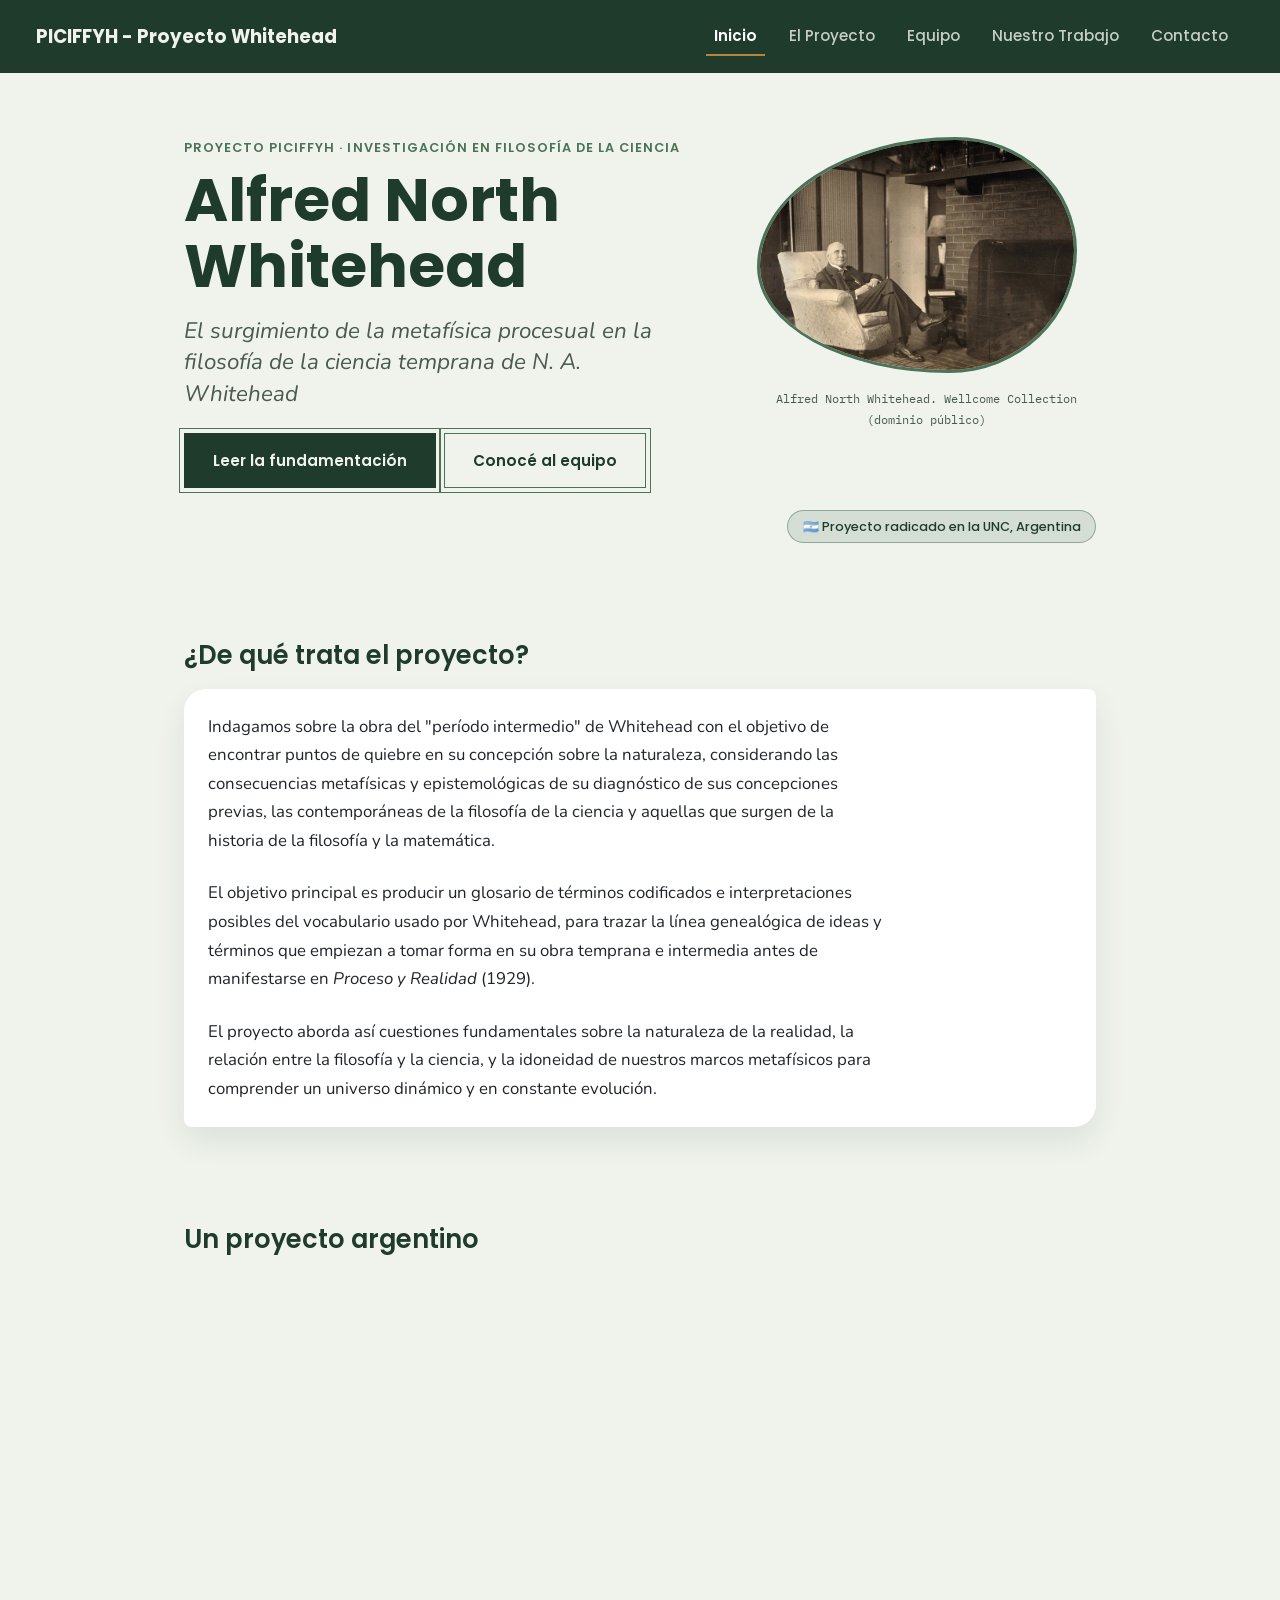
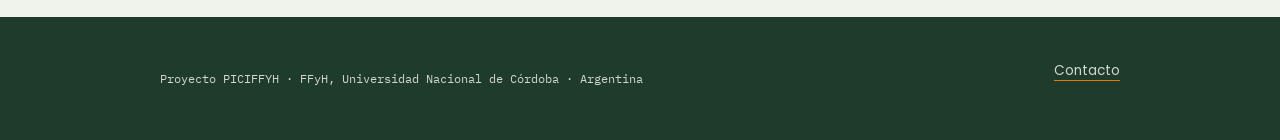
<file: index.html>
<!DOCTYPE html>
<html lang="es">
<head>
    <meta charset="UTF-8">
    <meta name="viewport" content="width=device-width, initial-scale=1.0">
    <title>Proyecto PICIFFYH | Metafísica procesual en la obra temprana de Whitehead</title>
    <meta name="description" content="Proyecto de investigación de la UNC sobre el surgimiento de la metafísica procesual en la filosofía de la ciencia temprana de Alfred North Whitehead.">
    <meta name="keywords" content="Whitehead, metafísica procesual, filosofía de la ciencia, proceso y realidad, UNC, investigación argentina">
    <link rel="preconnect" href="https://fonts.googleapis.com">
    <link rel="preconnect" href="https://fonts.gstatic.com" crossorigin>
    <link href="https://fonts.googleapis.com/css2?family=Poppins:wght@400;500;600;700&family=Nunito:ital,wght@0,400;0,600;0,700;1,400&family=IBM+Plex+Mono:wght@400;500&display=swap" rel="stylesheet">
    <link rel="stylesheet" href="https://cdn.jsdelivr.net/npm/bootstrap@5.3.3/dist/css/bootstrap.min.css">
    <link href="https://unpkg.com/aos@2.3.1/dist/aos.css" rel="stylesheet">
    <link rel="stylesheet" href="styles/styles.css">
</head>
<body>
    <header>
        <nav class="navbar navbar-expand-lg navbar-dark custom-navbar">
            <div class="container-fluid">
                <a class="navbar-brand" href="index.html">PICIFFYH - Proyecto Whitehead</a>
                <button class="navbar-toggler" type="button" data-bs-toggle="collapse" data-bs-target="#navbarNav" aria-controls="navbarNav" aria-expanded="false" aria-label="Abrir menú de navegación">
                    <span class="navbar-toggler-icon"></span>
                </button>
                <div class="collapse navbar-collapse" id="navbarNav">
                    <ul class="navbar-nav ms-auto">
                        <li class="nav-item"><a class="nav-link active" aria-current="page" href="index.html">Inicio</a></li>
                        <li class="nav-item"><a class="nav-link" href="pages/proyecto.html">El Proyecto</a></li>
                        <li class="nav-item"><a class="nav-link" href="pages/equipo.html">Equipo</a></li>
                        <li class="nav-item"><a class="nav-link" href="pages/nuestro-trabajo.html">Nuestro Trabajo</a></li>
                        <li class="nav-item"><a class="nav-link" href="pages/contacto.html">Contacto</a></li>
                    </ul>
                </div>
            </div>
        </nav>
    </header>

    <main class="main-content">
        <section id="hero" class="section hero">
            <div class="hero-texto">
                <p class="eyebrow">Proyecto PICIFFYH · Investigación en filosofía de la ciencia</p>
                <h1 class="hero-title">Alfred North Whitehead</h1>
                <p class="hero-subtitle">El surgimiento de la metafísica procesual en la filosofía de la ciencia temprana de N. A. Whitehead</p>
                <div class="d-flex flex-wrap gap-2">
                    <a class="btn-proyecto" href="pages/proyecto.html">Leer la fundamentación</a>
                    <a class="btn-secundario" href="pages/equipo.html">Conocé al equipo</a>
                </div>
            </div>

            <figure class="hero-imagen" data-aos="fade-left">
                <img class="retrato" src="assets/images/alfred-north-whitehead-retrato.jpg" alt="Retrato fotográfico de Alfred North Whitehead">
                <figcaption class="retrato-caption credit">Alfred North Whitehead. Wellcome Collection (dominio público)</figcaption>
            </figure>

            <div class="hero-badge-slot">
                <span class="badge-pais">🇦🇷 Proyecto radicado en la UNC, Argentina</span>
            </div>
        </section>

        <section id="de-que-trata" class="section">
            <h2 class="section-subtitle">¿De qué trata el proyecto?</h2>
            <article class="card" data-aos="fade-up">
                <p class="body-text">Indagamos sobre la obra del "período intermedio" de Whitehead con el objetivo de encontrar puntos de quiebre en su concepción sobre la naturaleza, considerando las consecuencias metafísicas y epistemológicas de su diagnóstico de sus concepciones previas, las contemporáneas de la filosofía de la ciencia y aquellas que surgen de la historia de la filosofía y la matemática.</p>
                <p class="body-text">El objetivo principal es producir un glosario de términos codificados e interpretaciones posibles del vocabulario usado por Whitehead, para trazar la línea genealógica de ideas y términos que empiezan a tomar forma en su obra temprana e intermedia antes de manifestarse en <em>Proceso y Realidad</em> (1929).</p>
                <p class="body-text">El proyecto aborda así cuestiones fundamentales sobre la naturaleza de la realidad, la relación entre la filosofía y la ciencia, y la idoneidad de nuestros marcos metafísicos para comprender un universo dinámico y en constante evolución.</p>
            </article>
        </section>

        <section id="proyecto-argentino" class="section">
            <h2 class="section-subtitle">Un proyecto argentino</h2>
            <article class="card" data-aos="fade-up">
                <p class="body-text">PICIFFYH se desarrolla en la Facultad de Filosofía y Humanidades de la Universidad Nacional de Córdoba, desde la Licenciatura en Filosofía.</p>
                <a class="btn-secundario" href="pages/nuestro-trabajo.html">Ver nuestras actividades</a>
            </article>
        </section>
    </main>

    <footer class="site-footer">
        <div class="footer-inner">
            <p class="footer-copy">Proyecto PICIFFYH &middot; FFyH, Universidad Nacional de Córdoba &middot; Argentina</p>
            <ul class="footer-links">
                <li><a class="footer-link" href="pages/contacto.html">Contacto</a></li>
            </ul>
        </div>
    </footer>

    <script src="https://cdn.jsdelivr.net/npm/bootstrap@5.3.3/dist/js/bootstrap.bundle.min.js"></script>
    <script src="https://unpkg.com/aos@2.3.1/dist/aos.js"></script>
    <script>
        AOS.init();
    </script>
</body>
</html>
</file>
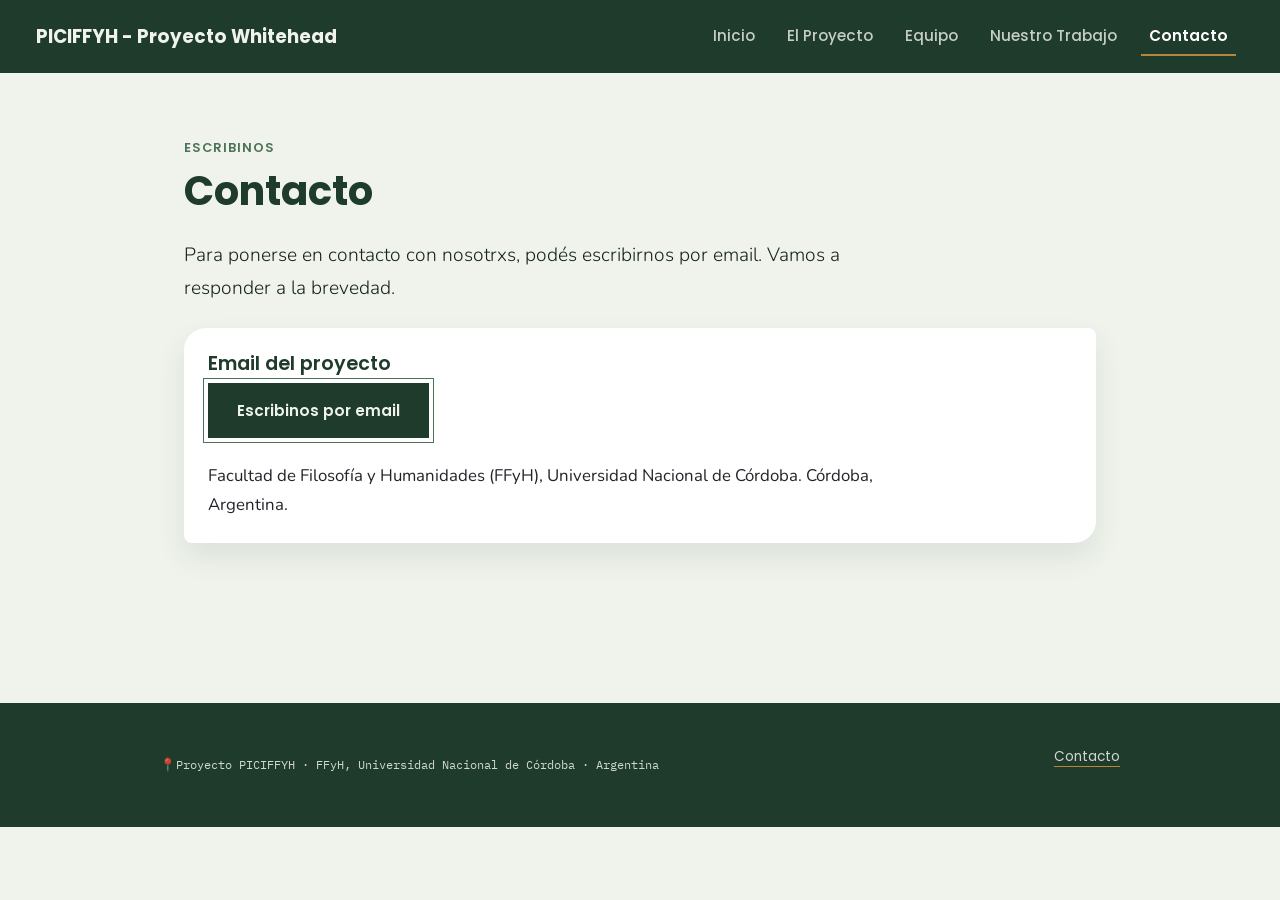
<file: pages/contacto.html>
<!DOCTYPE html>
<html lang="es">
<head>
    <meta charset="UTF-8">
    <meta name="viewport" content="width=device-width, initial-scale=1.0">
    <title>Contacto | Proyecto PICIFFYH</title>
    <meta name="description" content="Contactate con el equipo del proyecto PICIFFYH, radicado en la Facultad de Filosofía y Humanidades de la Universidad Nacional de Córdoba.">
    <meta name="keywords" content="contacto, PICIFFYH, Facultad de Filosofía y Humanidades, Universidad Nacional de Córdoba">
    <link rel="preconnect" href="https://fonts.googleapis.com">
    <link rel="preconnect" href="https://fonts.gstatic.com" crossorigin>
    <link href="https://fonts.googleapis.com/css2?family=Poppins:wght@400;500;600;700&family=Nunito:ital,wght@0,400;0,600;0,700;1,400&family=IBM+Plex+Mono:wght@400;500&display=swap" rel="stylesheet">
    <link rel="stylesheet" href="https://cdn.jsdelivr.net/npm/bootstrap@5.3.3/dist/css/bootstrap.min.css">
    <link href="https://unpkg.com/aos@2.3.1/dist/aos.css" rel="stylesheet">
    <link rel="stylesheet" href="../styles/styles.css">
</head>
<body>
    <header>
        <nav class="navbar navbar-expand-lg navbar-dark custom-navbar">
            <div class="container-fluid">
                <a class="navbar-brand" href="../index.html">PICIFFYH - Proyecto Whitehead</a>
                <button class="navbar-toggler" type="button" data-bs-toggle="collapse" data-bs-target="#navbarNav" aria-controls="navbarNav" aria-expanded="false" aria-label="Abrir menú de navegación">
                    <span class="navbar-toggler-icon"></span>
                </button>
                <div class="collapse navbar-collapse" id="navbarNav">
                    <ul class="navbar-nav ms-auto">
                        <li class="nav-item"><a class="nav-link" href="../index.html">Inicio</a></li>
                        <li class="nav-item"><a class="nav-link" href="proyecto.html">El Proyecto</a></li>
                        <li class="nav-item"><a class="nav-link" href="equipo.html">Equipo</a></li>
                        <li class="nav-item"><a class="nav-link" href="nuestro-trabajo.html">Nuestro Trabajo</a></li>
                        <li class="nav-item"><a class="nav-link active" aria-current="page" href="contacto.html">Contacto</a></li>
                    </ul>
                </div>
            </div>
        </nav>
    </header>

    <main class="main-content">
        <section id="contacto" class="section">
            <p class="eyebrow">Escribinos</p>
            <h1 class="section-title">Contacto</h1>
            <p class="lead">Para ponerse en contacto con nosotrxs, podés escribirnos por email. Vamos a responder a la brevedad.</p>

            <article class="card" data-aos="fade-up">
                <h2 class="card-title">Email del proyecto</h2>
                <p class="body-text">
                    <!-- TODO: reemplazar por el email real del proyecto antes de publicar -->
                    <a class="btn-proyecto" href="mailto:CAMBIAR-EMAIL-DEL-PROYECTO@ejemplo.com">Escribinos por email</a>
                </p>
                <p class="body-text">Facultad de Filosofía y Humanidades (FFyH), Universidad Nacional de Córdoba. Córdoba, Argentina.</p>
            </article>
        </section>
    </main>

    <footer class="site-footer">
        <div class="footer-inner">
            <p class="footer-copy">📍Proyecto PICIFFYH &middot; FFyH, Universidad Nacional de Córdoba &middot; Argentina</p>
            <ul class="footer-links">
                <li><a class="footer-link" href="contacto.html">Contacto</a></li>
            </ul>
        </div>
    </footer>

    <script src="https://cdn.jsdelivr.net/npm/bootstrap@5.3.3/dist/js/bootstrap.bundle.min.js"></script>
    <script src="https://unpkg.com/aos@2.3.1/dist/aos.js"></script>
    <script>
        AOS.init();
    </script>
</body>
</html>
</file>
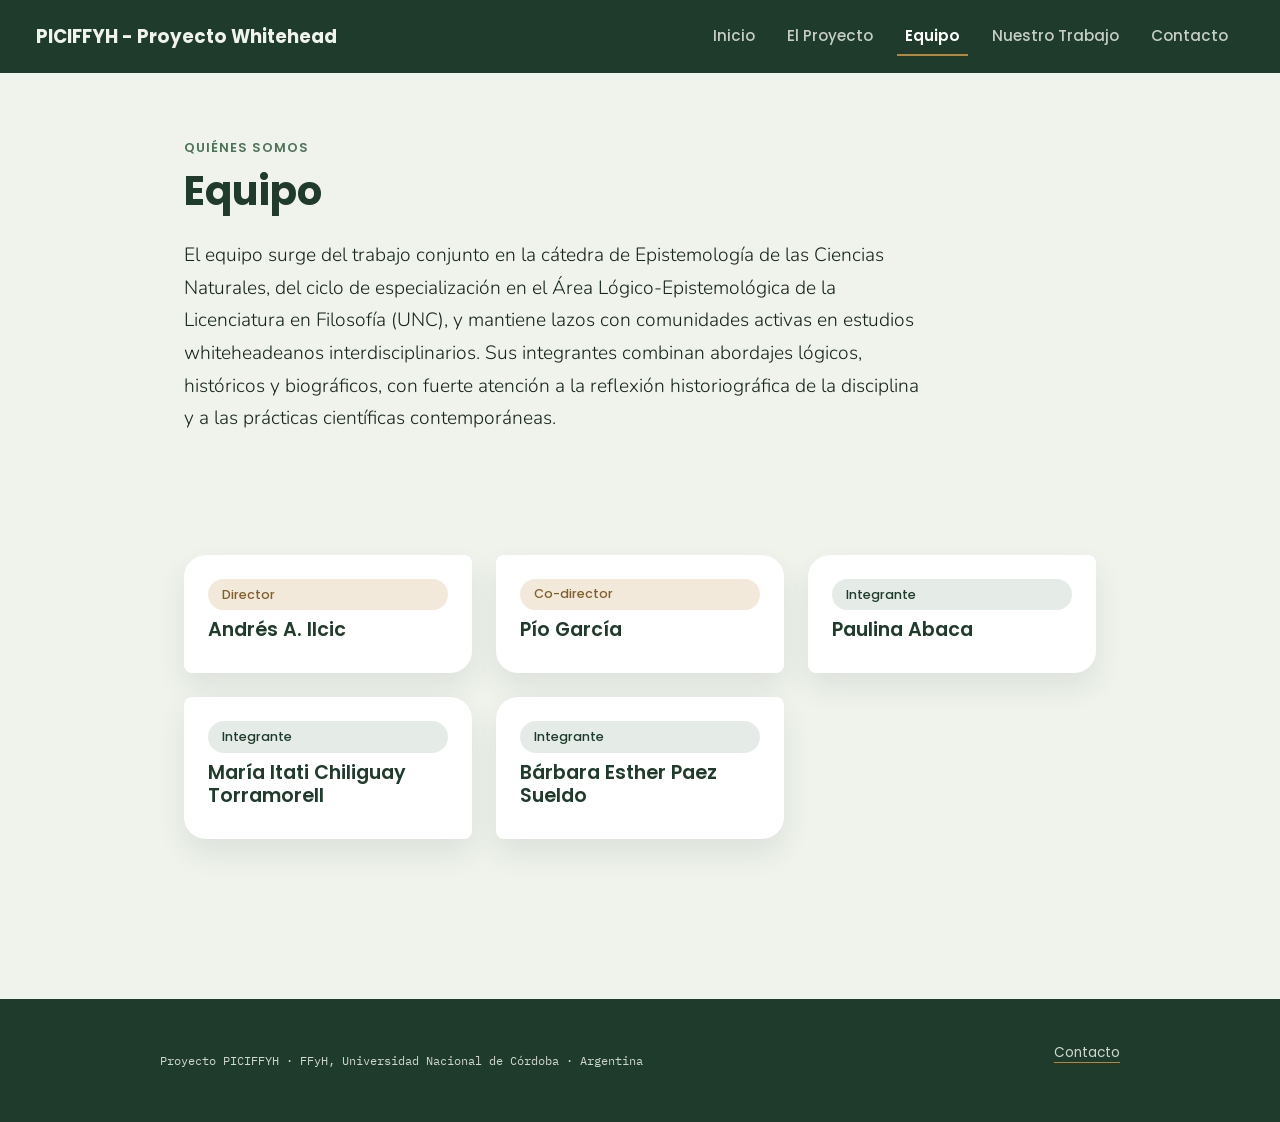
<file: pages/equipo.html>
<!DOCTYPE html>
<html lang="es">
<head>
    <meta charset="UTF-8">
    <meta name="viewport" content="width=device-width, initial-scale=1.0">
    <title>Equipo | Proyecto PICIFFYH</title>
    <meta name="description" content="Conocé al equipo de investigación del proyecto PICIFFYH sobre la metafísica procesual de Whitehead, radicado en la Universidad Nacional de Córdoba.">
    <meta name="keywords" content="equipo de investigación, Whitehead, filosofía de la ciencia, UNC, Facultad de Filosofía y Humanidades">
    <link rel="preconnect" href="https://fonts.googleapis.com">
    <link rel="preconnect" href="https://fonts.gstatic.com" crossorigin>
    <link href="https://fonts.googleapis.com/css2?family=Poppins:wght@400;500;600;700&family=Nunito:ital,wght@0,400;0,600;0,700;1,400&family=IBM+Plex+Mono:wght@400;500&display=swap" rel="stylesheet">
    <link rel="stylesheet" href="https://cdn.jsdelivr.net/npm/bootstrap@5.3.3/dist/css/bootstrap.min.css">
    <link href="https://unpkg.com/aos@2.3.1/dist/aos.css" rel="stylesheet">
    <link rel="stylesheet" href="../styles/styles.css">
</head>
<body>
    <header>
        <nav class="navbar navbar-expand-lg navbar-dark custom-navbar">
            <div class="container-fluid">
                <a class="navbar-brand" href="../index.html">PICIFFYH - Proyecto Whitehead</a>
                <button class="navbar-toggler" type="button" data-bs-toggle="collapse" data-bs-target="#navbarNav" aria-controls="navbarNav" aria-expanded="false" aria-label="Abrir menú de navegación">
                    <span class="navbar-toggler-icon"></span>
                </button>
                <div class="collapse navbar-collapse" id="navbarNav">
                    <ul class="navbar-nav ms-auto">
                        <li class="nav-item"><a class="nav-link" href="../index.html">Inicio</a></li>
                        <li class="nav-item"><a class="nav-link" href="proyecto.html">El Proyecto</a></li>
                        <li class="nav-item"><a class="nav-link active" aria-current="page" href="equipo.html">Equipo</a></li>
                        <li class="nav-item"><a class="nav-link" href="nuestro-trabajo.html">Nuestro Trabajo</a></li>
                        <li class="nav-item"><a class="nav-link" href="contacto.html">Contacto</a></li>
                    </ul>
                </div>
            </div>
        </nav>
    </header>

    <main class="main-content">
        <section id="intro-equipo" class="section">
            <p class="eyebrow">Quiénes somos</p>
            <h1 class="section-title">Equipo</h1>
            <p class="lead">El equipo surge del trabajo conjunto en la cátedra de Epistemología de las Ciencias Naturales, del ciclo de especialización en el Área Lógico-Epistemológica de la Licenciatura en Filosofía (UNC), y mantiene lazos con comunidades activas en estudios whiteheadeanos interdisciplinarios. Sus integrantes combinan abordajes lógicos, históricos y biográficos, con fuerte atención a la reflexión historiográfica de la disciplina y a las prácticas científicas contemporáneas.</p>
        </section>

        <section id="integrantes" class="section team-grid">
            <article class="team-card" data-aos="fade-up" data-aos-delay="0">
                <span class="badge-rol badge-rol--director">Director</span>
                <h2 class="card-title">Andrés A. Ilcic</h2>
            </article>
            <article class="team-card" data-aos="fade-up" data-aos-delay="50">
                <span class="badge-rol badge-rol--director">Co-director</span>
                <h2 class="card-title">Pío García</h2>
            </article>
            <article class="team-card" data-aos="fade-up" data-aos-delay="100">
                <span class="badge-rol">Integrante</span>
                <h2 class="card-title">Paulina Abaca</h2>
            </article>
            <article class="team-card" data-aos="fade-up" data-aos-delay="150">
                <span class="badge-rol">Integrante</span>
                <h2 class="card-title">María Itati Chiliguay Torramorell</h2>
            </article>
            <article class="team-card" data-aos="fade-up" data-aos-delay="200">
                <span class="badge-rol">Integrante</span>
                <h2 class="card-title">Bárbara Esther Paez Sueldo</h2>
            </article>
        </section>
    </main>

    <footer class="site-footer">
        <div class="footer-inner">
            <p class="footer-copy">Proyecto PICIFFYH &middot; FFyH, Universidad Nacional de Córdoba &middot; Argentina</p>
            <ul class="footer-links">
                <li><a class="footer-link" href="contacto.html">Contacto</a></li>
            </ul>
        </div>
    </footer>

    <script src="https://cdn.jsdelivr.net/npm/bootstrap@5.3.3/dist/js/bootstrap.bundle.min.js"></script>
    <script src="https://unpkg.com/aos@2.3.1/dist/aos.js"></script>
    <script>
        AOS.init();
    </script>
</body>
</html>
</file>
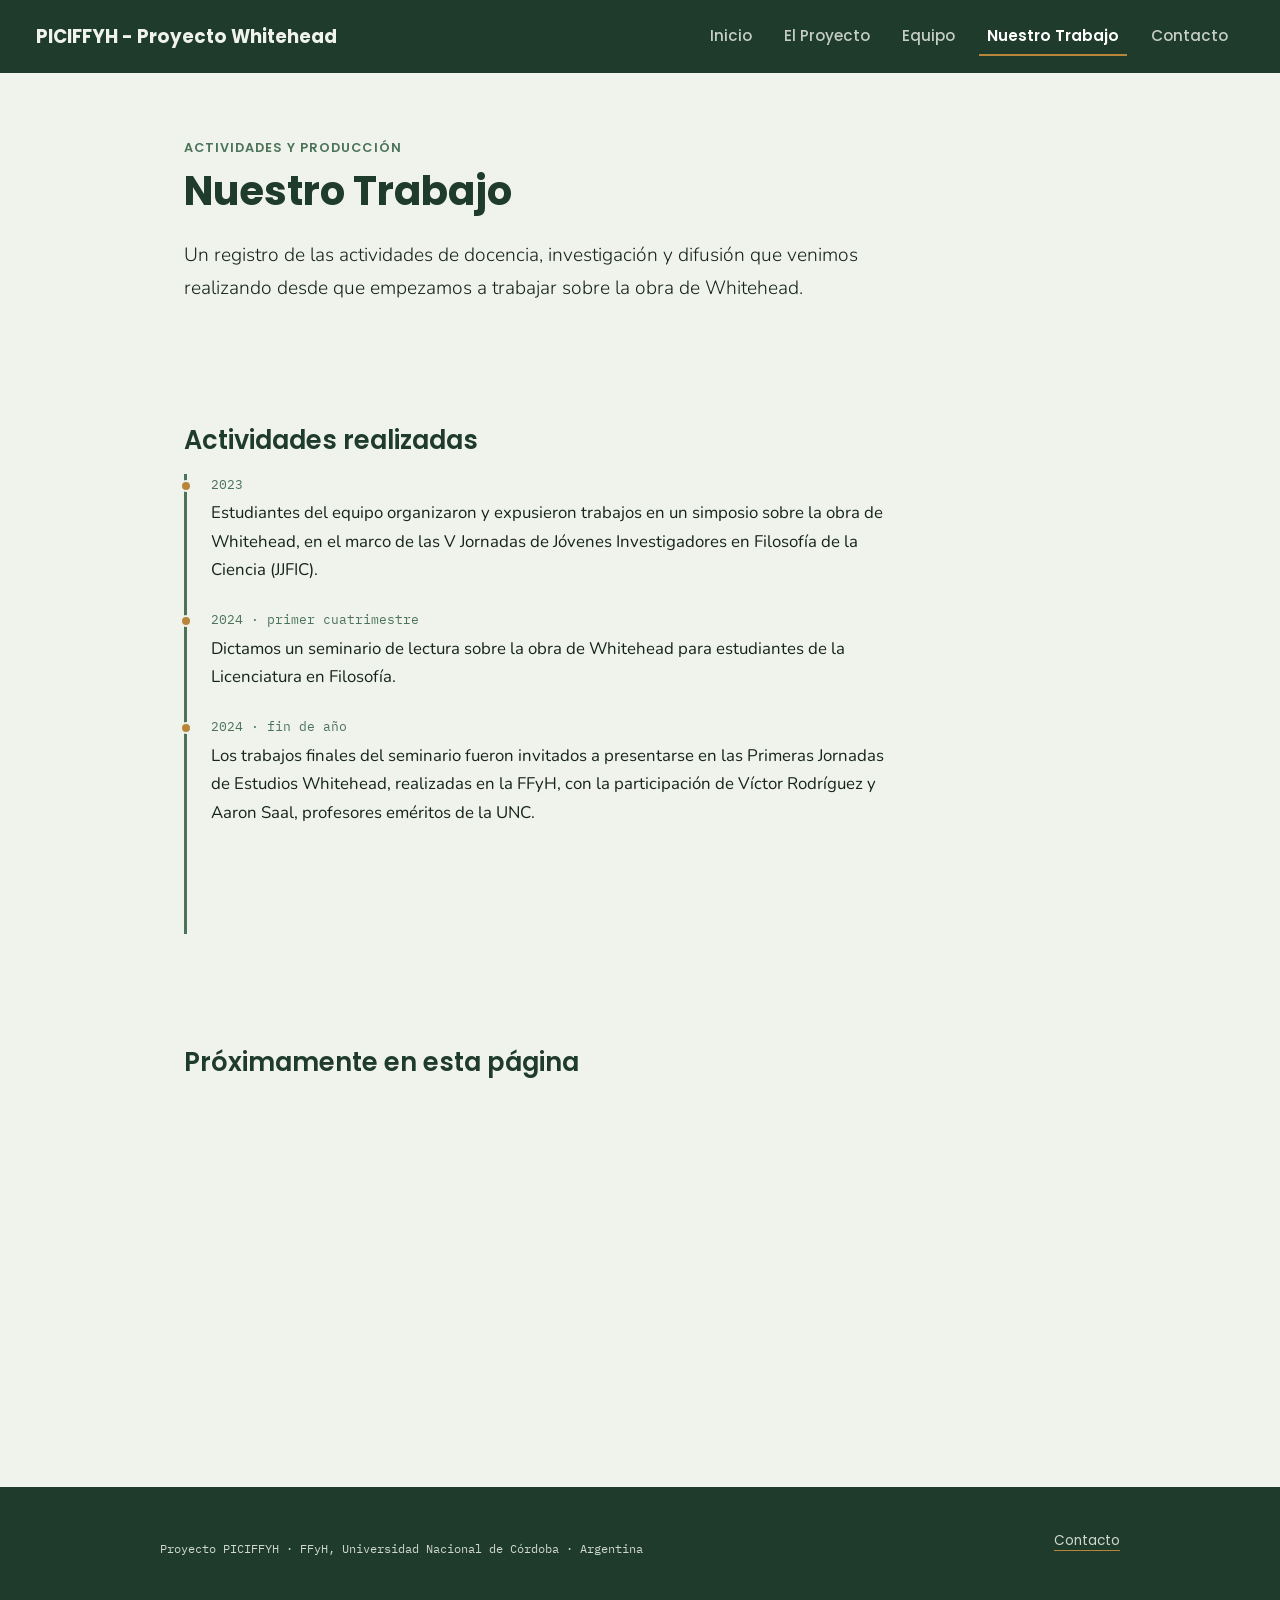
<file: pages/nuestro-trabajo.html>
<!DOCTYPE html>
<html lang="es">
<head>
    <meta charset="UTF-8">
    <meta name="viewport" content="width=device-width, initial-scale=1.0">
    <title>Nuestro Trabajo | Proyecto PICIFFYH</title>
    <meta name="description" content="Actividades, jornadas y publicaciones del proyecto PICIFFYH sobre la obra de Alfred North Whitehead, desarrolladas en la UNC.">
    <meta name="keywords" content="jornadas de estudios Whitehead, seminario de lectura, publicaciones, CIFFyH, actividades de investigación">
    <link rel="preconnect" href="https://fonts.googleapis.com">
    <link rel="preconnect" href="https://fonts.gstatic.com" crossorigin>
    <link href="https://fonts.googleapis.com/css2?family=Poppins:wght@400;500;600;700&family=Nunito:ital,wght@0,400;0,600;0,700;1,400&family=IBM+Plex+Mono:wght@400;500&display=swap" rel="stylesheet">
    <link rel="stylesheet" href="https://cdn.jsdelivr.net/npm/bootstrap@5.3.3/dist/css/bootstrap.min.css">
    <link href="https://unpkg.com/aos@2.3.1/dist/aos.css" rel="stylesheet">
    <link rel="stylesheet" href="../styles/styles.css">
</head>
<body>
    <header>
        <nav class="navbar navbar-expand-lg navbar-dark custom-navbar">
            <div class="container-fluid">
                <a class="navbar-brand" href="../index.html">PICIFFYH - Proyecto Whitehead</a>
                <button class="navbar-toggler" type="button" data-bs-toggle="collapse" data-bs-target="#navbarNav" aria-controls="navbarNav" aria-expanded="false" aria-label="Abrir menú de navegación">
                    <span class="navbar-toggler-icon"></span>
                </button>
                <div class="collapse navbar-collapse" id="navbarNav">
                    <ul class="navbar-nav ms-auto">
                        <li class="nav-item"><a class="nav-link" href="../index.html">Inicio</a></li>
                        <li class="nav-item"><a class="nav-link" href="proyecto.html">El Proyecto</a></li>
                        <li class="nav-item"><a class="nav-link" href="equipo.html">Equipo</a></li>
                        <li class="nav-item"><a class="nav-link active" aria-current="page" href="nuestro-trabajo.html">Nuestro Trabajo</a></li>
                        <li class="nav-item"><a class="nav-link" href="contacto.html">Contacto</a></li>
                    </ul>
                </div>
            </div>
        </nav>
    </header>

    <main class="main-content">
        <section id="intro-trabajo" class="section">
            <p class="eyebrow">Actividades y producción</p>
            <h1 class="section-title">Nuestro Trabajo</h1>
            <p class="lead">Un registro de las actividades de docencia, investigación y difusión que venimos realizando desde que empezamos a trabajar sobre la obra de Whitehead.</p>
        </section>

        <section id="linea-de-tiempo" class="section">
            <h2 class="section-subtitle">Actividades realizadas</h2>
            <ol class="timeline">
                <li class="timeline-item" data-aos="fade-up">
                    <span class="timeline-year">2023</span>
                    <p class="body-text">Estudiantes del equipo organizaron y expusieron trabajos en un simposio sobre la obra de Whitehead, en el marco de las V Jornadas de Jóvenes Investigadores en Filosofía de la Ciencia (JJFIC).</p>
                </li>
                <li class="timeline-item" data-aos="fade-up">
                    <span class="timeline-year">2024 · primer cuatrimestre</span>
                    <p class="body-text">Dictamos un seminario de lectura sobre la obra de Whitehead para estudiantes de la Licenciatura en Filosofía.</p>
                </li>
                <li class="timeline-item" data-aos="fade-up">
                    <span class="timeline-year">2024 · fin de año</span>
                    <p class="body-text">Los trabajos finales del seminario fueron invitados a presentarse en las Primeras Jornadas de Estudios Whitehead, realizadas en la FFyH, con la participación de Víctor Rodríguez y Aaron Saal, profesores eméritos de la UNC.</p>
                </li>
                <li class="timeline-item" data-aos="fade-up">
                    <span class="timeline-year">En evaluación</span>
                    <p class="body-text">Bárbara Paez y Pío García editaron un volumen de selección de trabajos de esas jornadas, actualmente en evaluación para las Colecciones del CIFFyH.</p>
                </li>
            </ol>
        </section>

        <section id="proximamente" class="section">
            <h2 class="section-subtitle">Próximamente en esta página</h2>
            <div class="work-grid">
                <article class="work-card work-card--soon" data-aos="fade-up">
                    <span class="badge-soon">Próximamente</span>
                    <h3 class="card-title">Galería de fotos</h3>
                    <p class="body-text">Un registro visual de nuestros seminarios, jornadas y encuentros de trabajo.</p>
                </article>
                <article class="work-card work-card--soon" data-aos="fade-up" data-aos-delay="100">
                    <span class="badge-soon">Próximamente</span>
                    <h3 class="card-title">Publicaciones y repositorios</h3>
                    <p class="body-text">Enlaces a los libros y volúmenes publicados por el equipo, incluyendo el volumen de las Primeras Jornadas de Estudios Whitehead una vez publicado.</p>
                </article>
            </div>
        </section>
    </main>

    <footer class="site-footer">
        <div class="footer-inner">
            <p class="footer-copy">Proyecto PICIFFYH &middot; FFyH, Universidad Nacional de Córdoba &middot; Argentina</p>
            <ul class="footer-links">
                <li><a class="footer-link" href="contacto.html">Contacto</a></li>
            </ul>
        </div>
    </footer>

    <script src="https://cdn.jsdelivr.net/npm/bootstrap@5.3.3/dist/js/bootstrap.bundle.min.js"></script>
    <script src="https://unpkg.com/aos@2.3.1/dist/aos.js"></script>
    <script>
        AOS.init();
    </script>
</body>
</html>
</file>
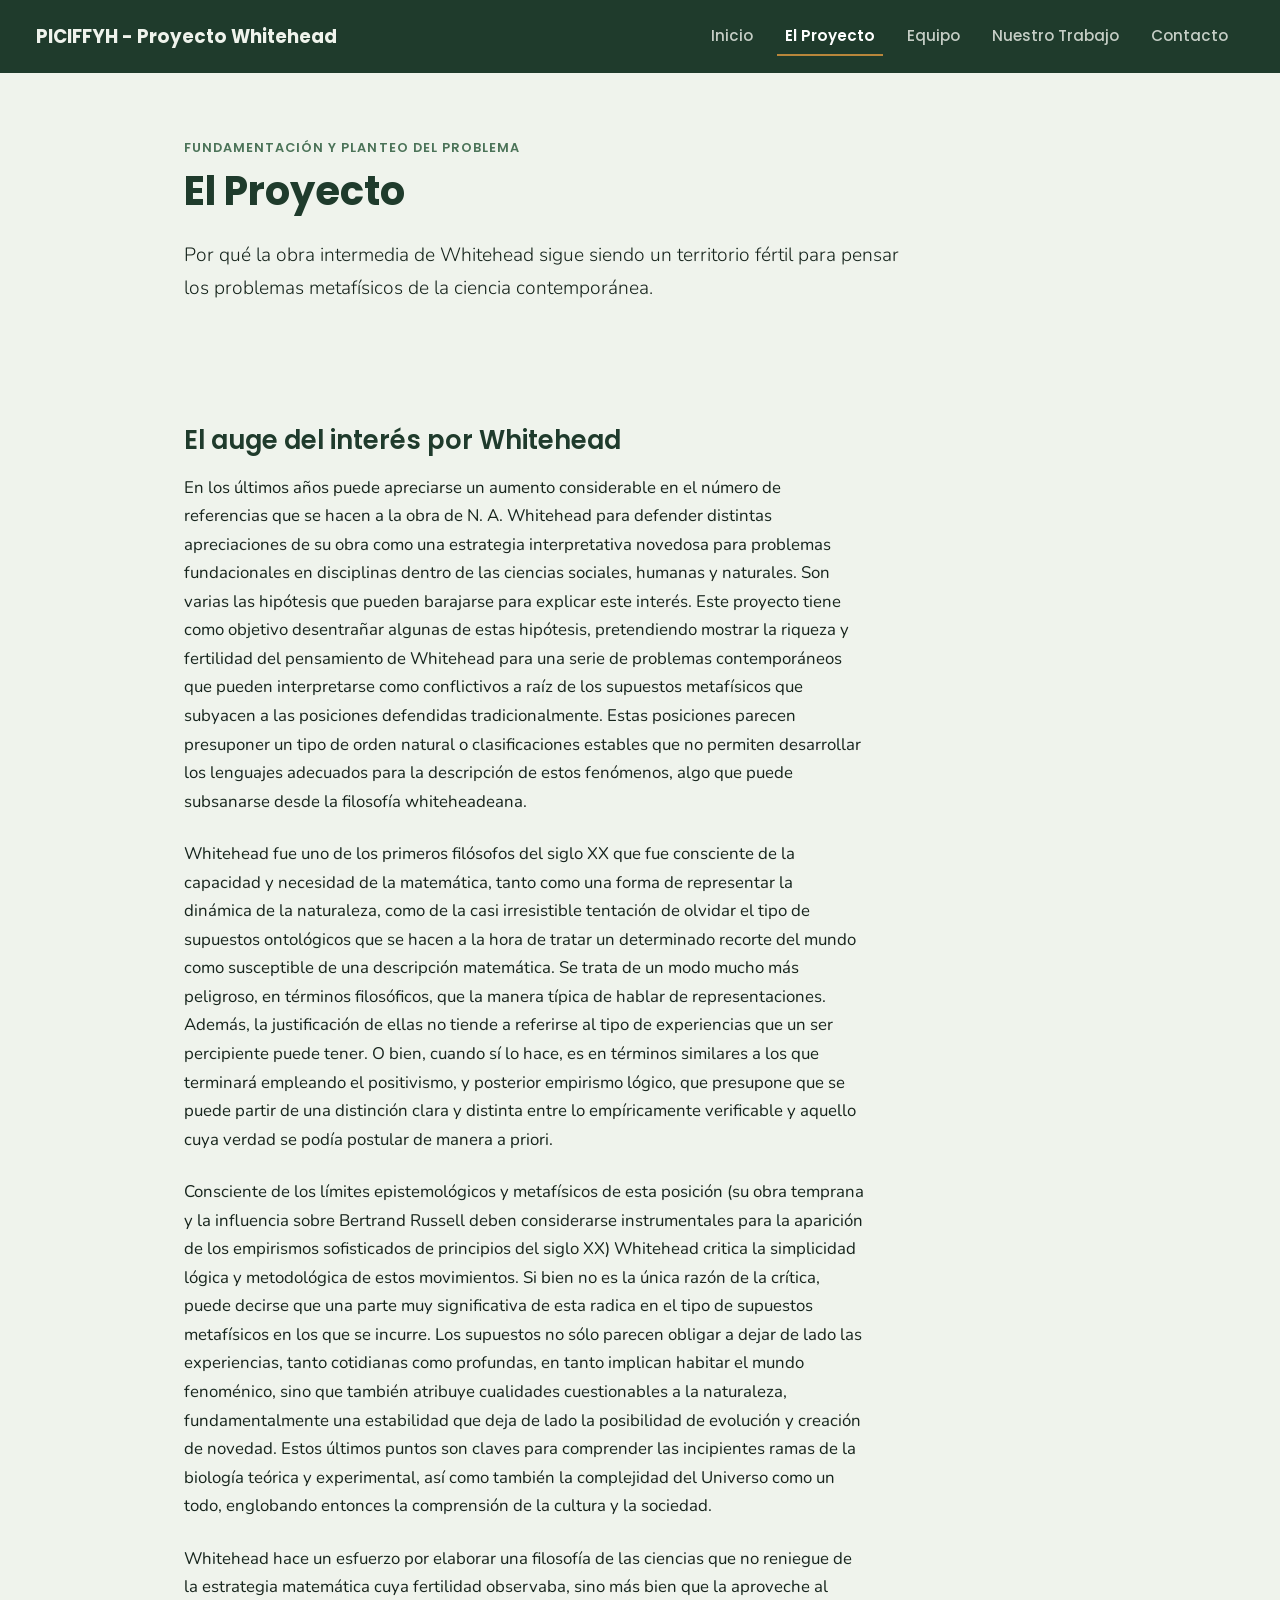
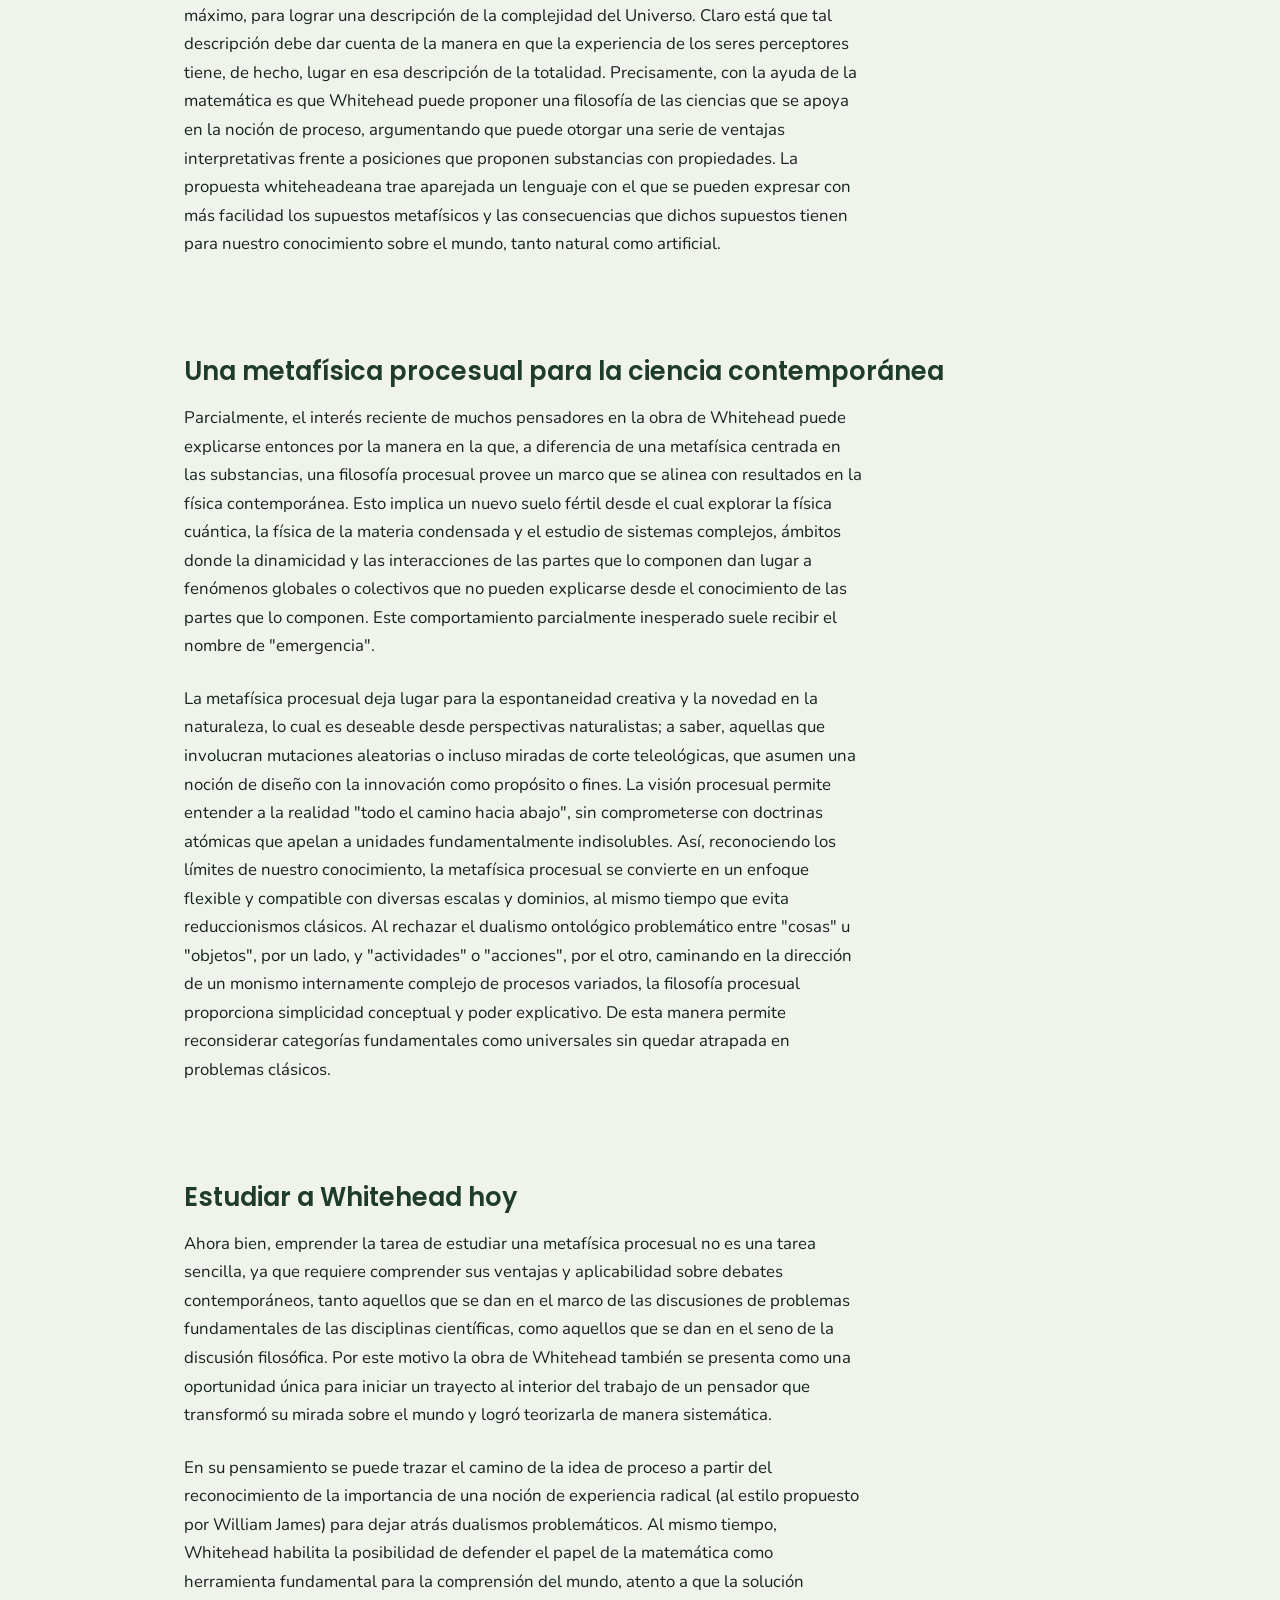
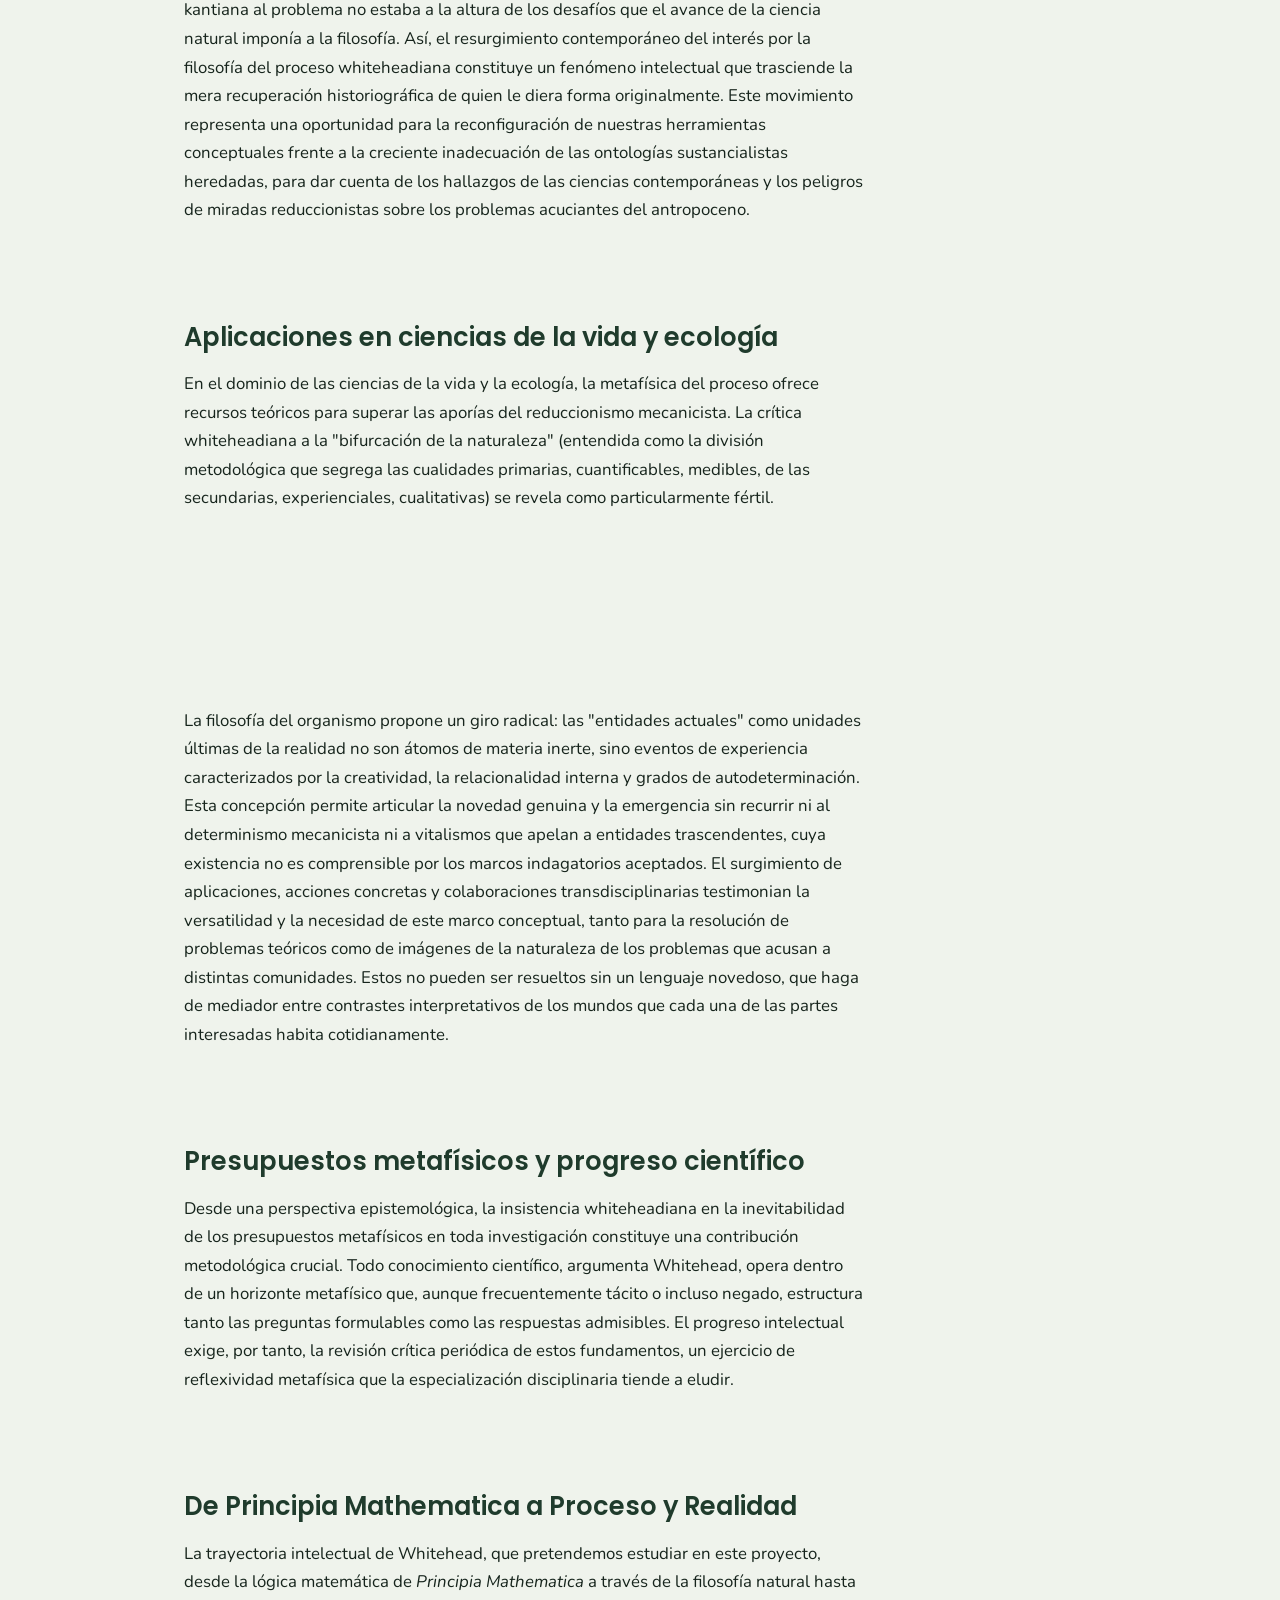
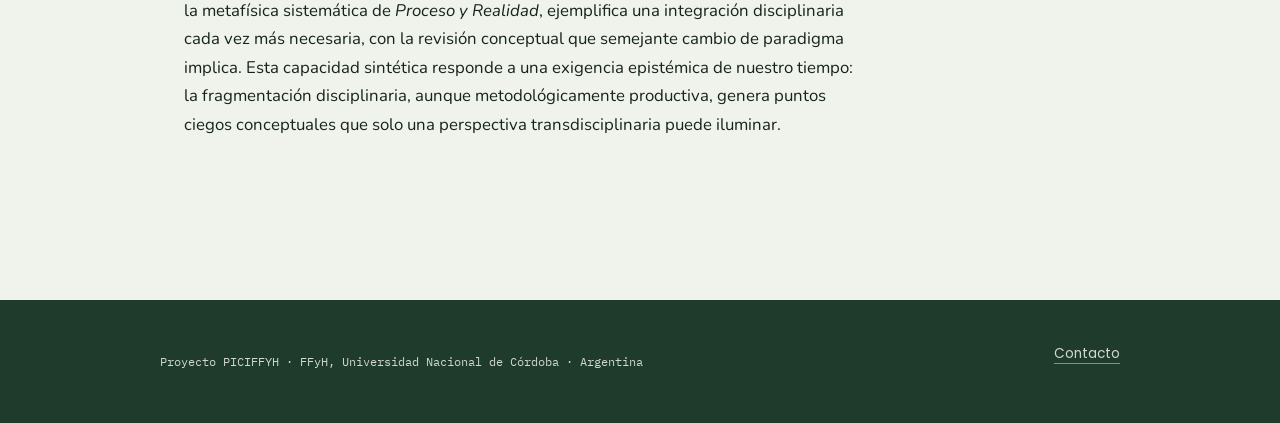
<file: pages/proyecto.html>
<!DOCTYPE html>
<html lang="es">
<head>
    <meta charset="UTF-8">
    <meta name="viewport" content="width=device-width, initial-scale=1.0">
    <title>El Proyecto | Fundamentación — Proyecto PICIFFYH</title>
    <meta name="description" content="Fundamentación y planteo del problema del proyecto PICIFFYH: la metafísica procesual de Whitehead frente a los desafíos de la filosofía de la ciencia contemporánea.">
    <meta name="keywords" content="fundamentación, metafísica procesual, Whitehead, bifurcación de la naturaleza, filosofía del organismo, filosofía de la ciencia">
    <link rel="preconnect" href="https://fonts.googleapis.com">
    <link rel="preconnect" href="https://fonts.gstatic.com" crossorigin>
    <link href="https://fonts.googleapis.com/css2?family=Poppins:wght@400;500;600;700&family=Nunito:ital,wght@0,400;0,600;0,700;1,400&family=IBM+Plex+Mono:wght@400;500&display=swap" rel="stylesheet">
    <link rel="stylesheet" href="https://cdn.jsdelivr.net/npm/bootstrap@5.3.3/dist/css/bootstrap.min.css">
    <link href="https://unpkg.com/aos@2.3.1/dist/aos.css" rel="stylesheet">
    <link rel="stylesheet" href="../styles/styles.css">
</head>
<body>
    <header>
        <nav class="navbar navbar-expand-lg navbar-dark custom-navbar">
            <div class="container-fluid">
                <a class="navbar-brand" href="../index.html">PICIFFYH - Proyecto Whitehead</a>
                <button class="navbar-toggler" type="button" data-bs-toggle="collapse" data-bs-target="#navbarNav" aria-controls="navbarNav" aria-expanded="false" aria-label="Abrir menú de navegación">
                    <span class="navbar-toggler-icon"></span>
                </button>
                <div class="collapse navbar-collapse" id="navbarNav">
                    <ul class="navbar-nav ms-auto">
                        <li class="nav-item"><a class="nav-link" href="../index.html">Inicio</a></li>
                        <li class="nav-item"><a class="nav-link active" aria-current="page" href="proyecto.html">El Proyecto</a></li>
                        <li class="nav-item"><a class="nav-link" href="equipo.html">Equipo</a></li>
                        <li class="nav-item"><a class="nav-link" href="nuestro-trabajo.html">Nuestro Trabajo</a></li>
                        <li class="nav-item"><a class="nav-link" href="contacto.html">Contacto</a></li>
                    </ul>
                </div>
            </div>
        </nav>
    </header>

    <main class="main-content">
        <section id="intro" class="section">
            <p class="eyebrow">Fundamentación y planteo del problema</p>
            <h1 class="section-title">El Proyecto</h1>
            <p class="lead">Por qué la obra intermedia de Whitehead sigue siendo un territorio fértil para pensar los problemas metafísicos de la ciencia contemporánea.</p>
        </section>

        <section id="auge-interes" class="section">
            <h2 class="section-subtitle">El auge del interés por Whitehead</h2>
            <p class="body-text">En los últimos años puede apreciarse un aumento considerable en el número de referencias que se hacen a la obra de N. A. Whitehead para defender distintas apreciaciones de su obra como una estrategia interpretativa novedosa para problemas fundacionales en disciplinas dentro de las ciencias sociales, humanas y naturales. Son varias las hipótesis que pueden barajarse para explicar este interés. Este proyecto tiene como objetivo desentrañar algunas de estas hipótesis, pretendiendo mostrar la riqueza y fertilidad del pensamiento de Whitehead para una serie de problemas contemporáneos que pueden interpretarse como conflictivos a raíz de los supuestos metafísicos que subyacen a las posiciones defendidas tradicionalmente. Estas posiciones parecen presuponer un tipo de orden natural o clasificaciones estables que no permiten desarrollar los lenguajes adecuados para la descripción de estos fenómenos, algo que puede subsanarse desde la filosofía whiteheadeana.</p>
            <p class="body-text">Whitehead fue uno de los primeros filósofos del siglo XX que fue consciente de la capacidad y necesidad de la matemática, tanto como una forma de representar la dinámica de la naturaleza, como de la casi irresistible tentación de olvidar el tipo de supuestos ontológicos que se hacen a la hora de tratar un determinado recorte del mundo como susceptible de una descripción matemática. Se trata de un modo mucho más peligroso, en términos filosóficos, que la manera típica de hablar de representaciones. Además, la justificación de ellas no tiende a referirse al tipo de experiencias que un ser percipiente puede tener. O bien, cuando sí lo hace, es en términos similares a los que terminará empleando el positivismo, y posterior empirismo lógico, que presupone que se puede partir de una distinción clara y distinta entre lo empíricamente verificable y aquello cuya verdad se podía postular de manera a priori.</p>
            <p class="body-text">Consciente de los límites epistemológicos y metafísicos de esta posición (su obra temprana y la influencia sobre Bertrand Russell deben considerarse instrumentales para la aparición de los empirismos sofisticados de principios del siglo XX) Whitehead critica la simplicidad lógica y metodológica de estos movimientos. Si bien no es la única razón de la crítica, puede decirse que una parte muy significativa de esta radica en el tipo de supuestos metafísicos en los que se incurre. Los supuestos no sólo parecen obligar a dejar de lado las experiencias, tanto cotidianas como profundas, en tanto implican habitar el mundo fenoménico, sino que también atribuye cualidades cuestionables a la naturaleza, fundamentalmente una estabilidad que deja de lado la posibilidad de evolución y creación de novedad. Estos últimos puntos son claves para comprender las incipientes ramas de la biología teórica y experimental, así como también la complejidad del Universo como un todo, englobando entonces la comprensión de la cultura y la sociedad.</p>
            <p class="body-text">Whitehead hace un esfuerzo por elaborar una filosofía de las ciencias que no reniegue de la estrategia matemática cuya fertilidad observaba, sino más bien que la aproveche al máximo, para lograr una descripción de la complejidad del Universo. Claro está que tal descripción debe dar cuenta de la manera en que la experiencia de los seres perceptores tiene, de hecho, lugar en esa descripción de la totalidad. Precisamente, con la ayuda de la matemática es que Whitehead puede proponer una filosofía de las ciencias que se apoya en la noción de proceso, argumentando que puede otorgar una serie de ventajas interpretativas frente a posiciones que proponen substancias con propiedades. La propuesta whiteheadeana trae aparejada un lenguaje con el que se pueden expresar con más facilidad los supuestos metafísicos y las consecuencias que dichos supuestos tienen para nuestro conocimiento sobre el mundo, tanto natural como artificial.</p>
        </section>

        <section id="metafisica-procesual" class="section">
            <h2 class="section-subtitle">Una metafísica procesual para la ciencia contemporánea</h2>
            <p class="body-text">Parcialmente, el interés reciente de muchos pensadores en la obra de Whitehead puede explicarse entonces por la manera en la que, a diferencia de una metafísica centrada en las substancias, una filosofía procesual provee un marco que se alinea con resultados en la física contemporánea. Esto implica un nuevo suelo fértil desde el cual explorar la física cuántica, la física de la materia condensada y el estudio de sistemas complejos, ámbitos donde la dinamicidad y las interacciones de las partes que lo componen dan lugar a fenómenos globales o colectivos que no pueden explicarse desde el conocimiento de las partes que lo componen. Este comportamiento parcialmente inesperado suele recibir el nombre de "emergencia".</p>
            <p class="body-text">La metafísica procesual deja lugar para la espontaneidad creativa y la novedad en la naturaleza, lo cual es deseable desde perspectivas naturalistas; a saber, aquellas que involucran mutaciones aleatorias o incluso miradas de corte teleológicas, que asumen una noción de diseño con la innovación como propósito o fines. La visión procesual permite entender a la realidad "todo el camino hacia abajo", sin comprometerse con doctrinas atómicas que apelan a unidades fundamentalmente indisolubles. Así, reconociendo los límites de nuestro conocimiento, la metafísica procesual se convierte en un enfoque flexible y compatible con diversas escalas y dominios, al mismo tiempo que evita reduccionismos clásicos. Al rechazar el dualismo ontológico problemático entre "cosas" u "objetos", por un lado, y "actividades" o "acciones", por el otro, caminando en la dirección de un monismo internamente complejo de procesos variados, la filosofía procesual proporciona simplicidad conceptual y poder explicativo. De esta manera permite reconsiderar categorías fundamentales como universales sin quedar atrapada en problemas clásicos.</p>
        </section>

        <section id="estudiar-whitehead" class="section">
            <h2 class="section-subtitle">Estudiar a Whitehead hoy</h2>
            <p class="body-text">Ahora bien, emprender la tarea de estudiar una metafísica procesual no es una tarea sencilla, ya que requiere comprender sus ventajas y aplicabilidad sobre debates contemporáneos, tanto aquellos que se dan en el marco de las discusiones de problemas fundamentales de las disciplinas científicas, como aquellos que se dan en el seno de la discusión filosófica. Por este motivo la obra de Whitehead también se presenta como una oportunidad única para iniciar un trayecto al interior del trabajo de un pensador que transformó su mirada sobre el mundo y logró teorizarla de manera sistemática.</p>
            <p class="body-text">En su pensamiento se puede trazar el camino de la idea de proceso a partir del reconocimiento de la importancia de una noción de experiencia radical (al estilo propuesto por William James) para dejar atrás dualismos problemáticos. Al mismo tiempo, Whitehead habilita la posibilidad de defender el papel de la matemática como herramienta fundamental para la comprensión del mundo, atento a que la solución kantiana al problema no estaba a la altura de los desafíos que el avance de la ciencia natural imponía a la filosofía. Así, el resurgimiento contemporáneo del interés por la filosofía del proceso whiteheadiana constituye un fenómeno intelectual que trasciende la mera recuperación historiográfica de quien le diera forma originalmente. Este movimiento representa una oportunidad para la reconfiguración de nuestras herramientas conceptuales frente a la creciente inadecuación de las ontologías sustancialistas heredadas, para dar cuenta de los hallazgos de las ciencias contemporáneas y los peligros de miradas reduccionistas sobre los problemas acuciantes del antropoceno.</p>
        </section>

        <section id="ciencias-de-la-vida" class="section">
            <h2 class="section-subtitle">Aplicaciones en ciencias de la vida y ecología</h2>
            <p class="body-text">En el dominio de las ciencias de la vida y la ecología, la metafísica del proceso ofrece recursos teóricos para superar las aporías del reduccionismo mecanicista. La crítica whiteheadiana a la "bifurcación de la naturaleza" (entendida como la división metodológica que segrega las cualidades primarias, cuantificables, medibles, de las secundarias, experienciales, cualitativas) se revela como particularmente fértil.</p>
            <blockquote class="pull-quote" data-aos="fade-up">Esta bifurcación, lejos de ser una distinción neutral, constituye una decisión metafísica con consecuencias epistemológicas profundas: genera una naturaleza empobrecida, despojada de las cualidades mismas que experimentamos como constitutivas de lo real.</blockquote>
            <p class="body-text">La filosofía del organismo propone un giro radical: las "entidades actuales" como unidades últimas de la realidad no son átomos de materia inerte, sino eventos de experiencia caracterizados por la creatividad, la relacionalidad interna y grados de autodeterminación. Esta concepción permite articular la novedad genuina y la emergencia sin recurrir ni al determinismo mecanicista ni a vitalismos que apelan a entidades trascendentes, cuya existencia no es comprensible por los marcos indagatorios aceptados. El surgimiento de aplicaciones, acciones concretas y colaboraciones transdisciplinarias testimonian la versatilidad y la necesidad de este marco conceptual, tanto para la resolución de problemas teóricos como de imágenes de la naturaleza de los problemas que acusan a distintas comunidades. Estos no pueden ser resueltos sin un lenguaje novedoso, que haga de mediador entre contrastes interpretativos de los mundos que cada una de las partes interesadas habita cotidianamente.</p>
        </section>

        <section id="presupuestos-metafisicos" class="section">
            <h2 class="section-subtitle">Presupuestos metafísicos y progreso científico</h2>
            <p class="body-text">Desde una perspectiva epistemológica, la insistencia whiteheadiana en la inevitabilidad de los presupuestos metafísicos en toda investigación constituye una contribución metodológica crucial. Todo conocimiento científico, argumenta Whitehead, opera dentro de un horizonte metafísico que, aunque frecuentemente tácito o incluso negado, estructura tanto las preguntas formulables como las respuestas admisibles. El progreso intelectual exige, por tanto, la revisión crítica periódica de estos fundamentos, un ejercicio de reflexividad metafísica que la especialización disciplinaria tiende a eludir.</p>
        </section>

        <section id="trayectoria" class="section">
            <h2 class="section-subtitle">De Principia Mathematica a Proceso y Realidad</h2>
            <p class="body-text">La trayectoria intelectual de Whitehead, que pretendemos estudiar en este proyecto, desde la lógica matemática de <em>Principia Mathematica</em> a través de la filosofía natural hasta la metafísica sistemática de <em>Proceso y Realidad</em>, ejemplifica una integración disciplinaria cada vez más necesaria, con la revisión conceptual que semejante cambio de paradigma implica. Esta capacidad sintética responde a una exigencia epistémica de nuestro tiempo: la fragmentación disciplinaria, aunque metodológicamente productiva, genera puntos ciegos conceptuales que solo una perspectiva transdisciplinaria puede iluminar.</p>
        </section>
    </main>

    <footer class="site-footer">
        <div class="footer-inner">
            <p class="footer-copy">Proyecto PICIFFYH &middot; FFyH, Universidad Nacional de Córdoba &middot; Argentina</p>
            <ul class="footer-links">
                <li><a class="footer-link" href="contacto.html">Contacto</a></li>
            </ul>
        </div>
    </footer>

    <script src="https://cdn.jsdelivr.net/npm/bootstrap@5.3.3/dist/js/bootstrap.bundle.min.js"></script>
    <script src="https://unpkg.com/aos@2.3.1/dist/aos.js"></script>
    <script>
        AOS.init();
    </script>
</body>
</html>
</file>
<file: styles/styles.css>
.footer-link {
  transition: color 0.15s ease, border-color 0.15s ease;
}

.card, .team-card {
  transition: transform 0.2s ease, box-shadow 0.2s ease;
}
.card:hover, .team-card:hover {
  transform: translateY(-4px);
  box-shadow: 0 10px 24px rgba(31, 59, 44, 0.14);
}

.pull-quote {
  font-family: "Nunito", sans-serif;
  font-style: italic;
  font-size: 1.25rem;
  color: #1F3B2C;
  border-left: 4px solid #B8863B;
  padding-left: 1.5rem;
  margin: 2.5rem 0;
  line-height: 1.5;
}

.badge-pais, .badge-rol, .badge-soon {
  display: inline-flex;
  align-items: center;
  gap: 0.35rem;
  font-family: "Poppins", sans-serif;
  font-weight: 500;
  font-size: 0.8rem;
  padding: 0.3rem 0.9rem;
  border-radius: 999px;
}

@keyframes growIn {
  from {
    opacity: 0;
    transform: scale(0.92) translateY(12px);
  }
  to {
    opacity: 1;
    transform: scale(1) translateY(0);
  }
}
* {
  margin: 0;
  padding: 0;
  box-sizing: border-box;
}

html {
  scroll-behavior: smooth;
}

body {
  background-color: #EFF3EC;
  color: #16241C;
  font-family: "Nunito", sans-serif;
  font-size: 1rem;
  line-height: 1.7;
  overflow-x: hidden;
}

img {
  max-width: 100%;
  height: auto;
  display: block;
}

ul,
ol {
  list-style: none;
}

a {
  color: inherit;
  text-decoration: none;
}

.eyebrow {
  font-family: "Poppins", sans-serif;
  font-size: 0.8rem;
  font-weight: 600;
  letter-spacing: 0.08em;
  text-transform: uppercase;
  color: #4B7358;
  margin: 0 0 0.5rem;
}

.hero-title {
  font-family: "Poppins", sans-serif;
  font-weight: 700;
  color: #1F3B2C;
  line-height: 1.1;
  margin: 0 0 1rem;
  font-size: clamp(2.4rem, 6vw, 3.75rem);
}

.hero-subtitle {
  font-family: "Nunito", sans-serif;
  font-style: italic;
  font-weight: 400;
  color: #4A5A4E;
  line-height: 1.4;
  font-size: clamp(1.15rem, 2.4vw, 1.4rem);
  margin: 0 0 1.5rem;
  max-width: 46ch;
}

.section-title {
  font-family: "Poppins", sans-serif;
  font-weight: 700;
  color: #1F3B2C;
  line-height: 1.2;
  margin: 0 0 1.5rem;
  font-size: clamp(1.9rem, 4vw, 2.5rem);
}

.section-subtitle {
  font-family: "Poppins", sans-serif;
  font-weight: 600;
  color: #1F3B2C;
  line-height: 1.3;
  margin: 2.5rem 0 1rem;
  font-size: clamp(1.3rem, 2.6vw, 1.6rem);
}
.section-subtitle:first-child {
  margin-top: 0;
}

.card-title {
  font-family: "Poppins", sans-serif;
  font-weight: 600;
  color: #1F3B2C;
  font-size: 1.2rem;
  margin: 0 0 0.5rem;
}

.lead {
  font-family: "Nunito", sans-serif;
  font-size: 1.2rem;
  color: #16241C;
  max-width: 62ch;
  margin: 0 0 1.5rem;
}

.body-text {
  font-family: "Nunito", sans-serif;
  font-size: 1.05rem;
  max-width: 68ch;
  margin: 0 0 1.5rem;
}
.body-text:last-child {
  margin-bottom: 0;
}

.credit {
  font-family: "IBM Plex Mono", monospace;
  font-size: 0.75rem;
  color: #4A5A4E;
}

.custom-navbar {
  background-color: #1F3B2C;
  padding: 1rem 1.5rem;
}
.custom-navbar .navbar-brand {
  font-family: "Poppins", sans-serif;
  font-weight: 700;
  font-size: 1.15rem;
  color: #EFF3EC;
}
.custom-navbar .navbar-toggler {
  border: 1px solid rgba(239, 243, 236, 0.4);
  border-radius: 8px;
}
.custom-navbar .navbar-toggler:focus {
  box-shadow: 0 0 0 3px rgba(184, 134, 59, 0.4);
}

.nav-link {
  font-family: "Poppins", sans-serif;
  font-weight: 500;
  font-size: 0.95rem;
  color: rgba(239, 243, 236, 0.8);
  padding: 0.35rem 0.15rem;
  margin: 0 0.5rem;
  border-bottom: 2px solid transparent;
  transition: color 0.15s ease, border-color 0.15s ease;
}
.nav-link:hover, .nav-link:focus-visible {
  color: #EFF3EC;
  border-bottom-color: #B8863B;
}
.nav-link.active {
  color: #EFF3EC;
  border-bottom-color: #B8863B;
  font-weight: 600;
}

.site-footer {
  background-color: #1F3B2C;
  color: rgba(239, 243, 236, 0.85);
  padding: 2.5rem 1.5rem;
  margin-top: 6rem;
}
.site-footer .footer-inner {
  max-width: 960px;
  margin: 0 auto;
  display: flex;
  flex-wrap: wrap;
  justify-content: space-between;
  align-items: center;
  gap: 1rem;
}

.footer-copy {
  font-family: "IBM Plex Mono", monospace;
  font-size: 0.78rem;
  margin: 0;
}

.footer-links {
  display: flex;
  gap: 1.5rem;
}

.footer-link {
  font-family: "Poppins", sans-serif;
  font-size: 0.85rem;
  border-bottom: 1px solid #B8863B;
}
.footer-link:hover {
  color: #B8863B;
}

.main-content {
  max-width: 960px;
  margin: 0 auto;
  padding: 4rem 1.5rem;
  display: flex;
  flex-direction: column;
  gap: 6rem;
}

.section {
  display: flex;
  flex-direction: column;
}

.hero {
  display: grid;
  grid-template-areas: "texto" "imagen" "badge";
  gap: 1.5rem;
  align-items: start;
}
@media (min-width: 1024px) {
  .hero {
    grid-template-columns: 3fr 2fr;
    grid-template-areas: "texto imagen" "texto badge";
    gap: 4rem;
  }
}

.hero-badge-slot {
  grid-area: badge;
  justify-self: center;
}
@media (min-width: 1024px) {
  .hero-badge-slot {
    justify-self: end;
  }
}

.hero-texto {
  grid-area: texto;
}

.hero-imagen {
  grid-area: imagen;
  justify-self: center;
}
@media (min-width: 1024px) {
  .hero-imagen {
    justify-self: end;
  }
}

.team-grid {
  display: grid;
  grid-template-columns: 1fr;
  gap: 1.5rem;
}
@media (min-width: 768px) {
  .team-grid {
    grid-template-columns: 1fr 1fr;
  }
}
@media (min-width: 1024px) {
  .team-grid {
    grid-template-columns: repeat(3, 1fr);
  }
}

.work-grid {
  display: grid;
  grid-template-columns: 1fr;
  gap: 1.5rem;
}
@media (min-width: 768px) {
  .work-grid {
    grid-template-columns: 1fr 1fr;
  }
}

.card {
  background-color: #FFFFFF;
  border: 1px solid #D9E2D5;
  border-radius: 22px;
  padding: 1.5rem;
  box-shadow: 0 14px 30px rgba(31, 59, 44, 0.09);
  border-radius: 22px 8px 22px 8px;
  border: none;
}

.team-card {
  background-color: #FFFFFF;
  border: 1px solid #D9E2D5;
  border-radius: 14px;
  padding: 1.5rem;
  box-shadow: 0 14px 30px rgba(31, 59, 44, 0.09);
  border-radius: 22px 8px 22px 8px;
  display: flex;
  flex-direction: column;
  gap: 0.5rem;
  border: none;
}
.team-card:nth-child(even) {
  box-shadow: 0 14px 30px rgba(31, 59, 44, 0.09);
  border-radius: 8px 22px 8px 22px;
}

.work-card {
  background-color: #FFFFFF;
  border: 1px solid #D9E2D5;
  border-radius: 14px;
  padding: 1.5rem;
  box-shadow: 0 14px 30px rgba(31, 59, 44, 0.09);
  border-radius: 22px 8px 22px 8px;
  display: flex;
  flex-direction: column;
  gap: 1rem;
  border: none;
}
.work-card:nth-child(even) {
  box-shadow: 0 14px 30px rgba(31, 59, 44, 0.09);
  border-radius: 8px 22px 8px 22px;
}
.work-card--soon {
  border: 1px dashed #4B7358;
  background-color: transparent;
  box-shadow: none;
}

.badge-pais {
  background-color: rgba(75, 115, 88, 0.16);
  color: #1F3B2C;
  border: 1px solid rgba(75, 115, 88, 0.5);
}

.badge-rol {
  background-color: rgba(75, 115, 88, 0.14);
  color: #1F3B2C;
}
.badge-rol--director {
  background-color: rgba(184, 134, 59, 0.18);
  color: rgb(50.9552166546%, 37.1086903897%, 16.3389009925%);
}

.badge-soon {
  background-color: transparent;
  border: 1px dashed #4B7358;
  color: #4B7358;
}

.btn-proyecto {
  display: inline-flex;
  align-items: center;
  gap: 0.5rem;
  font-family: "Poppins", sans-serif;
  font-weight: 600;
  font-size: 0.95rem;
  background-color: #1F3B2C;
  color: #EFF3EC;
  padding: 0.85rem 1.75rem;
  border-radius: 0;
  border: 1px solid #1F3B2C;
  outline: 1px solid #4B7358;
  outline-offset: 4px;
  transition: background-color 0.2s ease, color 0.2s ease, outline-color 0.2s ease;
}
.btn-proyecto:hover {
  background-color: transparent;
  color: #1F3B2C;
  outline-color: #1F3B2C;
}

.btn-secundario {
  display: inline-flex;
  align-items: center;
  gap: 0.5rem;
  font-family: "Poppins", sans-serif;
  font-weight: 600;
  font-size: 0.95rem;
  background-color: transparent;
  color: #1F3B2C;
  padding: 0.85rem 1.75rem;
  border-radius: 0;
  border: 1px solid #4B7358;
  outline: 1px solid #4B7358;
  outline-offset: 4px;
  transition: background-color 0.2s ease, color 0.2s ease, outline-color 0.2s ease;
}
.btn-secundario:hover {
  background-color: #4B7358;
  color: #EFF3EC;
  outline-color: #1F3B2C;
}

.retrato {
  overflow: hidden;
  border-radius: 62% 38% 40% 60%/55% 48% 52% 45%;
  width: 260px;
  max-width: 70vw;
  border: 3px solid #4B7358;
  animation: growIn 0.8s ease both;
}
@media (min-width: 1024px) {
  .retrato {
    width: 320px;
    max-width: 100%;
  }
}

.retrato-caption {
  text-align: center;
  margin-top: 1rem;
}

.retrato-flip {
  overflow: hidden;
  border-radius: 42% 58% 61% 39%/46% 40% 60% 54%;
}

.timeline {
  display: flex;
  flex-direction: column;
  gap: 1.5rem;
  border-left: 3px solid #4B7358;
  padding-left: 1.5rem;
}

.timeline-item {
  position: relative;
}
.timeline-item::before {
  content: "";
  position: absolute;
  left: calc(-1.5rem - 7px);
  top: 0.35rem;
  width: 12px;
  height: 12px;
  border-radius: 50%;
  background-color: #B8863B;
  border: 2px solid #EFF3EC;
}

.timeline-year {
  font-family: "IBM Plex Mono", monospace;
  font-size: 0.8rem;
  color: #4B7358;
  display: block;
  margin-bottom: 0.25rem;
}
</file>
